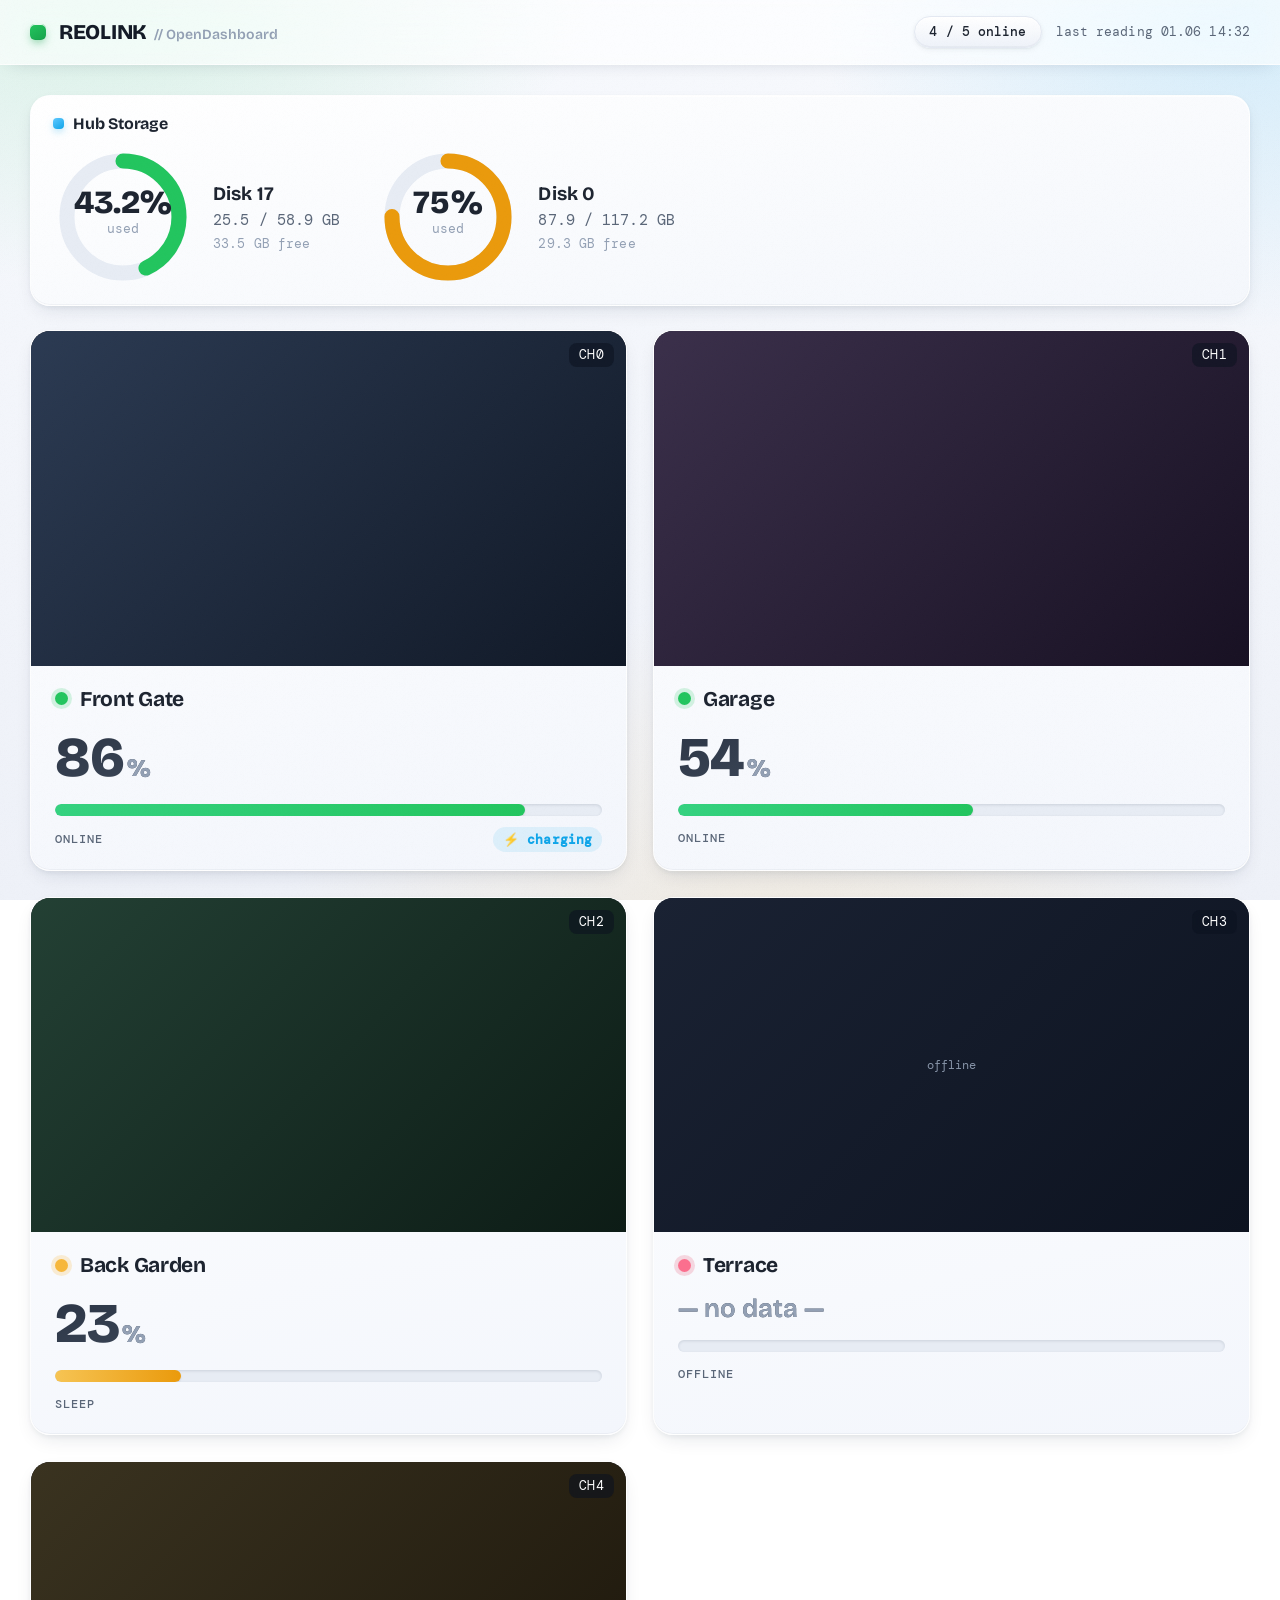
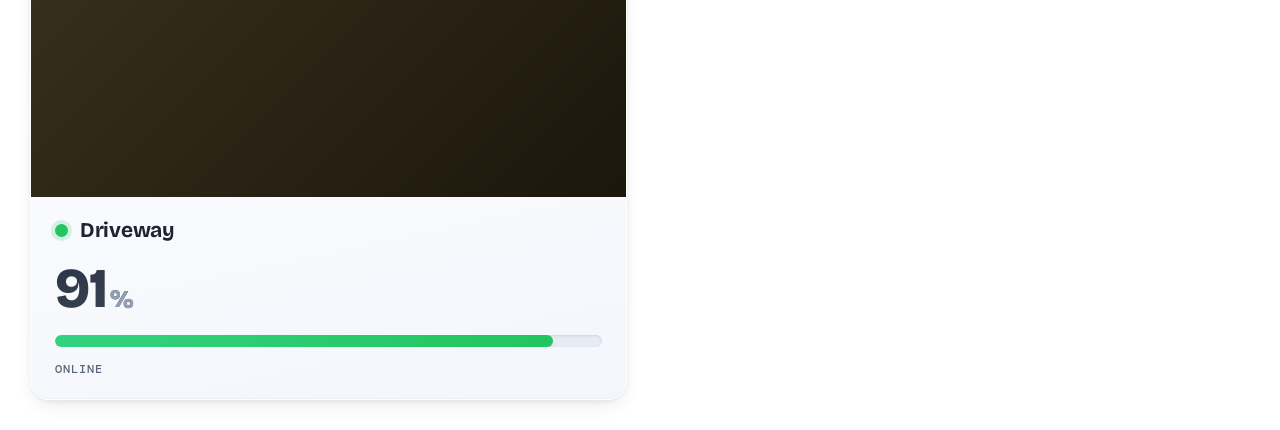
<file: docs/index.html>
<!DOCTYPE html>
<html lang="en"><head><meta charset="UTF-8">
<meta name="viewport" content="width=device-width, initial-scale=1.0">
<title>Reolink · OpenDashboard</title>
<link rel="preconnect" href="https://fonts.googleapis.com"><link rel="preconnect" href="https://fonts.gstatic.com" crossorigin>
<link href="https://fonts.googleapis.com/css2?family=Bricolage+Grotesque:opsz,wght@12..96,500;12..96,600;12..96,700;12..96,800&family=DM+Mono:wght@400;500&family=DM+Sans:opsz,wght@9..40,400;9..40,500;9..40,600;9..40,700&display=swap" rel="stylesheet">
<style>
:root {
  /* light, dimensional palette */
  --bg-0:      #eef1f8;
  --bg-1:      #f7f9fd;
  --card:      #ffffff;
  --card-top:  #ffffff;
  --card-bot:  #f3f6fc;
  --line:      #e4e9f2;
  --line-soft: #eef2f8;
  --text:      #1d2430;
  --text-mid:  #5a6678;
  --text-dim:  #93a0b4;

  --online:    #16a34a;
  --online-2:  #22c55e;
  --sleep:     #ea9a0c;
  --sleep-2:   #f6b73c;
  --offline:   #e11d48;
  --offline-2: #fb6f8e;
  --charge:    #0ea5e9;

  --accent:    #16a34a;

  /* layered soft shadows = depth, not flat */
  --sh-sm: 0 1px 2px rgba(20,32,56,.06), 0 2px 6px rgba(20,32,56,.05);
  --sh-md: 0 2px 4px rgba(20,32,56,.05), 0 8px 20px -6px rgba(20,32,56,.12);
  --sh-lg: 0 10px 24px -8px rgba(20,32,56,.18), 0 30px 60px -24px rgba(20,32,56,.22);
  --inset: inset 0 1px 0 rgba(255,255,255,.9), inset 0 -1px 0 rgba(20,32,56,.04);

  --disp: "Bricolage Grotesque", sans-serif;
  --mono: "DM Mono", monospace;
  --sans: "DM Sans", sans-serif;
}

* { box-sizing: border-box; margin: 0; padding: 0; }

body {
  color: var(--text);
  font-family: var(--sans);
  min-height: 100vh;
  letter-spacing: .1px;
  background:
    radial-gradient(900px 600px at 8% -5%,  rgba(34,197,94,.16),  transparent 55%),
    radial-gradient(800px 600px at 98% 0%,  rgba(14,165,233,.16), transparent 55%),
    radial-gradient(900px 700px at 60% 110%, rgba(246,183,60,.14), transparent 55%),
    linear-gradient(180deg, var(--bg-1), var(--bg-0));
  background-attachment: fixed;
}

/* very subtle grain for texture (depth, not flat) */
.scanlines {
  position: fixed; inset: 0; pointer-events: none; z-index: 999; opacity: .5;
  background-image: url("data:image/svg+xml,%3Csvg xmlns='http://www.w3.org/2000/svg' width='120' height='120'%3E%3Cfilter id='n'%3E%3CfeTurbulence type='fractalNoise' baseFrequency='.9' numOctaves='2'/%3E%3C/filter%3E%3Crect width='100%25' height='100%25' filter='url(%23n)' opacity='.035'/%3E%3C/svg%3E");
}

/* ---------- topbar (frosted glass) ---------- */
.topbar {
  position: sticky; top: 0; z-index: 50;
  display: flex; justify-content: space-between; align-items: center;
  padding: 16px 30px;
  background: rgba(255,255,255,.66);
  backdrop-filter: blur(16px) saturate(140%);
  -webkit-backdrop-filter: blur(16px) saturate(140%);
  border-bottom: 1px solid rgba(255,255,255,.7);
  box-shadow: 0 4px 20px -10px rgba(20,32,56,.25);
}
.brand { display: flex; align-items: center; gap: 13px; }
.logo-dot {
  width: 16px; height: 16px; border-radius: 5px;
  background: linear-gradient(145deg, var(--online-2), var(--online));
  box-shadow: 0 4px 10px -2px rgba(22,163,74,.55), var(--inset);
  animation: pulse 2.6s ease-in-out infinite;
}
@keyframes pulse { 50% { transform: scale(.86); opacity: .8; } }
.topbar h1 {
  font-family: var(--disp); font-weight: 800; font-size: 21px;
  letter-spacing: -.3px; color: #131a26;
}
.topbar h1 .thin { color: var(--text-dim); font-weight: 600; margin-left: 7px; font-size: 14px; letter-spacing: 0; }
.meta { display: flex; align-items: center; gap: 14px; font-family: var(--mono); font-size: 12.5px; }
.pill {
  padding: 7px 14px; border-radius: 999px; color: var(--text);
  background: linear-gradient(180deg, #fff, #eef2f9);
  border: 1px solid var(--line);
  box-shadow: var(--sh-sm), var(--inset);
  font-weight: 500;
}
.updated { color: var(--text-mid); }

/* ---------- grid / matrix ---------- */
main { padding: 30px; }
.grid {
  display: grid;
  grid-template-columns: repeat(auto-fill, minmax(480px, 1fr));
  gap: 26px;
  max-width: 1340px; margin: 0 auto;
}
.empty { text-align: center; color: var(--text-dim); margin-top: 70px; font-family: var(--mono); }

.tile {
  position: relative; overflow: hidden;
  border-radius: 20px;
  background: linear-gradient(168deg, var(--card-top), var(--card-bot));
  border: 1px solid rgba(255,255,255,.8);
  box-shadow: var(--sh-md), var(--inset);
  cursor: pointer;
  transition: transform .18s cubic-bezier(.2,.7,.3,1), box-shadow .18s ease;
}
.tile:hover { transform: translateY(-5px) scale(1.012); box-shadow: var(--sh-lg), var(--inset); }

.thumb {
  position: relative; aspect-ratio: 16/9; background: #0d1320; overflow: hidden;
}
.thumb img { width: 100%; height: 100%; object-fit: cover; opacity: 0; transition: opacity .35s ease; }
.thumb img.ok { opacity: 1; }
.thumb-fallback {
  position: absolute; inset: 0; display: flex; align-items: center; justify-content: center;
  color: #8794a8; font-family: var(--mono); font-size: 11.5px;
  background: linear-gradient(135deg,#1a2233,#0d1320);
}
.thumb img.ok + .thumb-fallback { display: none; }
.thumb.noimg .thumb-fallback { display: flex; }
.ch-chip {
  position: absolute; top: 12px; right: 12px; z-index: 2;
  font-family: var(--mono); font-size: 12.5px; color: #fff;
  background: rgba(13,19,32,.6); backdrop-filter: blur(4px);
  padding: 4px 10px; border-radius: 8px; letter-spacing: .5px;
}
.tile-body { padding: 20px 24px 22px; position: relative; }
.tile-head { display: flex; align-items: center; gap: 12px; margin-bottom: 18px; position: relative; }
.dot { width: 13px; height: 13px; border-radius: 50%; flex: none; position: relative; }
.dot::after { content:""; position:absolute; inset:-4px; border-radius:50%; opacity:.35; }
.dot.online  { background: var(--online-2);  box-shadow: 0 0 0 4px rgba(34,197,94,.18); }
.dot.sleep   { background: var(--sleep-2);   box-shadow: 0 0 0 4px rgba(246,183,60,.22); }
.dot.offline { background: var(--offline-2); box-shadow: 0 0 0 4px rgba(225,29,72,.16); }
.tile-name { font-family: var(--disp); font-weight: 700; font-size: 21px; letter-spacing: -.3px; }

.batt-big {
  font-family: var(--disp); font-size: 56px; font-weight: 800; line-height: 1;
  letter-spacing: -1.5px;
  background: linear-gradient(160deg, #2b3545, #586375);
  -webkit-background-clip: text; background-clip: text; color: transparent;
}
.batt-big .unit { font-size: 24px; color: var(--text-dim); margin-left: 4px; -webkit-text-fill-color: var(--text-dim); }
.batt-big.na { font-size: 26px; font-weight: 600; -webkit-text-fill-color: var(--text-dim); color: var(--text-dim); letter-spacing: 0; }

.bar {
  height: 12px; border-radius: 7px; margin: 18px 0 14px; overflow: hidden;
  background: #e7ecf4; box-shadow: inset 0 1px 3px rgba(20,32,56,.12);
}
.bar > span { display: block; height: 100%; border-radius: 6px; transition: width .5s cubic-bezier(.2,.7,.3,1); box-shadow: 0 1px 2px rgba(0,0,0,.12); }
.bar > span.hi  { background: linear-gradient(90deg, #34d27f, var(--online-2)); }
.bar > span.mid { background: linear-gradient(90deg, #f6c454, var(--sleep)); }
.bar > span.lo  { background: linear-gradient(90deg, #fb7d97, var(--offline)); }

.tile-foot { display: flex; justify-content: space-between; align-items: center; font-family: var(--mono); font-size: 14px; color: var(--text-mid); }
.state-mini { text-transform: uppercase; letter-spacing: 1px; font-size: 12px; font-weight: 500; }
.charging {
  color: var(--charge); font-weight: 600; font-size: 13px;
  background: rgba(14,165,233,.1); padding: 4px 10px; border-radius: 999px;
}

/* ---------- modal ---------- */
.modal {
  position: fixed; inset: 0; z-index: 500;
  background: rgba(120,134,160,.32); backdrop-filter: blur(6px);
  display: flex; align-items: center; justify-content: center; padding: 24px;
  animation: fade .2s ease;
}
@keyframes fade { from { opacity: 0; } }
.modal.hidden { display: none; }
.modal-card {
  width: min(980px, 96vw); max-height: 92vh; overflow: auto;
  background: linear-gradient(180deg, #ffffff, #f6f8fd);
  border: 1px solid rgba(255,255,255,.9);
  border-radius: 24px;
  padding: 26px 28px; position: relative;
  box-shadow: var(--sh-lg);
  animation: rise .25s cubic-bezier(.2,.7,.3,1);
}
@keyframes rise { from { transform: translateY(14px) scale(.985); opacity: 0; } }
.close {
  position: absolute; top: 18px; right: 18px;
  background: linear-gradient(180deg,#fff,#eef2f9); border: 1px solid var(--line);
  color: var(--text-mid); width: 36px; height: 36px; border-radius: 11px; cursor: pointer;
  font-size: 14px; box-shadow: var(--sh-sm), var(--inset); transition: .15s;
}
.close:hover { color: var(--offline); border-color: var(--offline-2); transform: rotate(90deg); }
.modal-head { display: flex; align-items: center; gap: 14px; margin-bottom: 22px; }
.modal-head h2 { font-family: var(--disp); font-size: 25px; font-weight: 800; letter-spacing: -.5px; }
.state-tag {
  font-family: var(--mono); font-size: 11.5px; padding: 5px 11px; border-radius: 999px;
  text-transform: uppercase; letter-spacing: 1px; font-weight: 500;
  border: 1px solid transparent;
}
.state-tag.online  { background: rgba(34,197,94,.12);  color: var(--online);  border-color: rgba(34,197,94,.3); }
.state-tag.sleep   { background: rgba(246,183,60,.16); color: #b9790a;        border-color: rgba(246,183,60,.4); }
.state-tag.offline { background: rgba(225,29,72,.1);   color: var(--offline); border-color: rgba(225,29,72,.28); }

.modal-body { display: grid; grid-template-columns: 330px 1fr; gap: 26px; }
@media (max-width: 720px){ .modal-body { grid-template-columns: 1fr; } }

.snap-wrap {
  position: relative; aspect-ratio: 16/9; border-radius: 16px; overflow: hidden;
  background: #0c1118; margin-bottom: 18px;
  box-shadow: var(--sh-md), inset 0 0 0 1px rgba(255,255,255,.5);
}
.snap-wrap video { width: 100%; height: 100%; object-fit: cover; display: none; background: #000; }
.live-badge {
  position: absolute; top: 10px; left: 10px; display: none; align-items: center; gap: 5px;
  font-family: var(--mono); font-size: 10.5px; letter-spacing: 1px; color: #fff;
  background: rgba(225,29,72,.85); padding: 4px 9px; border-radius: 999px;
}
.snap-fallback {
  position: absolute; inset: 0; display: flex; align-items: center; justify-content: center;
  color: #9aa6ba; font-family: var(--mono); font-size: 12px;
  background: linear-gradient(135deg,#1a2130,#0c1118);
}

.stats { display: grid; grid-template-columns: 1fr 1fr; gap: 12px; }
.stat {
  background: linear-gradient(170deg,#fff,#f1f5fb);
  border: 1px solid var(--line-soft);
  border-radius: 14px; padding: 12px 13px;
  box-shadow: var(--sh-sm), var(--inset);
}
.stat label { display: block; font-size: 10.5px; color: var(--text-dim); text-transform: uppercase; letter-spacing: 1px; margin-bottom: 5px; font-family: var(--mono); }
.stat b { font-family: var(--disp); font-size: 18px; font-weight: 700; letter-spacing: -.3px; }
.mono-sm { font-family: var(--mono) !important; font-size: 12.5px !important; font-weight: 500 !important; word-break: break-all; letter-spacing: 0; }

.chart-head { display: flex; justify-content: space-between; align-items: center; margin-bottom: 12px; font-family: var(--disp); font-weight: 700; letter-spacing: -.2px; font-size: 16px; }
.range-buttons { display: flex; gap: 6px; }
.range-buttons button {
  font-family: var(--mono); font-size: 12px;
  background: linear-gradient(180deg,#fff,#eef2f9); border: 1px solid var(--line);
  color: var(--text-mid); padding: 6px 11px; border-radius: 9px; cursor: pointer;
  box-shadow: var(--sh-sm); transition: .15s;
}
.range-buttons button:hover { color: var(--text); }
.range-buttons button.active {
  color: #fff; border-color: transparent; font-weight: 500;
  background: linear-gradient(160deg, var(--online-2), var(--online));
  box-shadow: 0 4px 12px -3px rgba(22,163,74,.5);
}
.chart-wrap {
  height: 330px; padding: 16px 12px 6px; border-radius: 16px;
  background: linear-gradient(170deg,#fff,#f4f7fc);
  border: 1px solid var(--line-soft); box-shadow: var(--sh-sm), var(--inset);
}
.chart-note { font-family: var(--mono); font-size: 11px; color: var(--text-dim); margin-top: 12px; }

/* ---------- storage / disks ---------- */
.storage {
  max-width: 1340px; margin: 0 auto 24px;
  background: linear-gradient(170deg,#fff,#f4f7fc);
  border: 1px solid rgba(255,255,255,.85);
  border-radius: 20px; padding: 18px 22px;
  box-shadow: var(--sh-md), var(--inset);
}
.storage.hidden { display: none; }
.storage-head {
  display: flex; align-items: center; gap: 9px;
  font-family: var(--disp); font-weight: 700; font-size: 16px; letter-spacing: -.2px;
  margin-bottom: 14px;
}
.dot-sq { width: 11px; height: 11px; border-radius: 4px; background: linear-gradient(145deg,#5ec8ff,var(--charge)); box-shadow: 0 3px 8px -2px rgba(14,165,233,.6); }
.disks { display: flex; flex-wrap: wrap; gap: 38px; }
.disk { display: flex; align-items: center; gap: 20px; }
.donut { width: 140px; height: 140px; flex: none; }
.donut-pct { font-family: var(--disp); font-weight: 800; font-size: 30px; fill: var(--text); }
.donut-sub { font-family: var(--mono); font-size: 12px; fill: var(--text-dim); }
.disk-info { display: flex; flex-direction: column; gap: 5px; }
.disk-info b { font-family: var(--disp); font-weight: 700; font-size: 19px; }
.disk-info span { font-family: var(--mono); font-size: 15px; color: var(--text-mid); }
.disk-info .disk-free { color: var(--text-dim); font-size: 13px; }

/* ---------- video fullscreen toggle ---------- */
.expand-btn {
  position: absolute; top: 10px; right: 10px; z-index: 3;
  width: 36px; height: 36px; border-radius: 10px; cursor: pointer;
  display: flex; align-items: center; justify-content: center;
  font-size: 18px; line-height: 1; color: #fff;
  background: rgba(13,19,32,.55); border: 1px solid rgba(255,255,255,.25);
  backdrop-filter: blur(6px); transition: .15s;
}
.expand-btn:hover { background: rgba(13,19,32,.8); transform: scale(1.06); }
.snap-wrap:fullscreen,
.snap-wrap:-webkit-full-screen {
  aspect-ratio: auto; width: 100vw; height: 100vh; border-radius: 0; box-shadow: none;
}
.snap-wrap:fullscreen video,
.snap-wrap:-webkit-full-screen video { display: block !important; object-fit: contain; }
.snap-wrap:fullscreen .expand-btn { top: 18px; right: 18px; }

.ph0{background:linear-gradient(135deg,#2b3a52,#101826)}
.ph1{background:linear-gradient(135deg,#3a2f4a,#171022)}
.ph2{background:linear-gradient(135deg,#234034,#0d1c16)}
.ph4{background:linear-gradient(135deg,#3a3320,#1c160b)}
.phv{background:linear-gradient(135deg,#243b52,#0c1622)}
</style></head>
<body>
<div class="scanlines"></div>
<header class="topbar">
  <div class="brand"><span class="logo-dot"></span><h1>REOLINK<span class="thin">// OpenDashboard</span></h1></div>
  <div class="meta"><span class="pill">4 / 5 online</span><span class="updated">last reading 01.06 14:32</span></div>
</header>
<main>
  <section class="storage">
    <div class="storage-head"><span class="dot-sq"></span>Hub Storage</div>
    <div class="disks" id="disks"></div>
  </section>
  <div class="grid" id="grid"></div>
</main>

<div id="modal" class="modal hidden"><div class="modal-card">
  <button class="close" onclick="document.getElementById('modal').classList.add('hidden')">&#10005;</button>
  <div class="modal-head"><h2>Front Gate</h2><span class="state-tag online">ONLINE</span></div>
  <div class="modal-body">
    <div class="left-col">
      <div class="snap-wrap"><div class="phv" style="position:absolute;inset:0"></div>
        <div class="snap-fallback" style="background:transparent;color:#cfe0f5">&#9654; live video preview (FLV)</div>
        <span class="live-badge" style="display:inline-flex">&#9679; LIVE</span>
        <button class="expand-btn" title="Expand (fullscreen)">&#10530;</button></div>
      <div class="stats">
        <div class="stat"><label>Battery</label><b>86 %</b></div>
        <div class="stat"><label>Charging</label><b style="color:#0ea5e9">&#9889; charging</b></div>
        <div class="stat"><label>Voltage</label><b>4.05 V</b></div>
        <div class="stat"><label>Temperature</label><b>24 &deg;C</b></div>
        <div class="stat"><label>Low power</label><b>no</b></div>
        <div class="stat"><label>UID</label><b class="mono-sm">9527040012345678</b></div>
        <div class="stat"><label>Channel</label><b>CH0</b></div>
      </div>
    </div>
    <div class="right-col">
      <div class="chart-head"><span>Battery &amp; charging</span>
        <div class="range-buttons"><button>6h</button><button class="active">24h</button><button>72h</button><button>7d</button></div></div>
      <div class="chart-wrap"><svg viewBox="0 0 600 300" preserveAspectRatio="none" id="spark" style="width:100%;height:100%"></svg></div>
      <p class="chart-note">Blue bands = periods when the camera was charging.</p>
    </div>
  </div>
</div></div>

<script>
const cams=[
 {n:"Front Gate",ch:0,st:"online",p:86,charge:true,img:1},
 {n:"Garage",ch:1,st:"online",p:54,charge:false,img:1},
 {n:"Back Garden",ch:2,st:"sleep",p:23,charge:false,img:1},
 {n:"Terrace",ch:3,st:"offline",p:null,charge:false,img:0},
 {n:"Driveway",ch:4,st:"online",p:91,charge:false,img:1},
];
const lbl={online:"ONLINE",sleep:"SLEEP",offline:"OFFLINE"};
const bc=p=>p==null?"lo":p>=50?"hi":p>=20?"mid":"lo";
const g=document.getElementById("grid");
for(const c of cams){
 const t=document.createElement("div");t.className="tile";
 t.onclick=()=>document.getElementById("modal").classList.remove("hidden");
 const thumb=c.img?`<div class="ph${c.ch}" style="position:absolute;inset:0"></div>`:`<div class="thumb-fallback">offline</div>`;
 t.innerHTML=`<div class="thumb">${thumb}<span class="ch-chip">CH${c.ch}</span></div>
   <div class="tile-body"><div class="tile-head"><span class="dot ${c.st}"></span><span class="tile-name">${c.n}</span></div>`+
   (c.p!=null?`<div class="batt-big">${c.p}<span class="unit">%</span></div><div class="bar"><span class="${bc(c.p)}" style="width:${c.p}%"></span></div>`
             :`<div class="batt-big na">— no data —</div><div class="bar"><span class="lo" style="width:0%"></span></div>`)+
   `<div class="tile-foot"><span class="state-mini">${lbl[c.st]}</span><span>${c.charge?'<span class="charging">&#9889; charging</span>':''}</span></div></div>`;
 g.appendChild(t);
}
const disks=[{number:17,cap:60341,free:34279},{number:0,cap:120000,free:30000}];
function donut(pct){const R=52,C=2*Math.PI*R,off=C*(1-pct/100);
 const col=pct>=90?'#e11d48':pct>=70?'#ea9a0c':'#22c55e';
 return `<svg viewBox="0 0 130 130" class="donut"><circle cx="65" cy="65" r="${R}" fill="none" stroke="#e7ecf4" stroke-width="14"/>
 <circle cx="65" cy="65" r="${R}" fill="none" stroke="${col}" stroke-width="14" stroke-linecap="round" stroke-dasharray="${C.toFixed(1)}" stroke-dashoffset="${off.toFixed(1)}" transform="rotate(-90 65 65)"/>
 <text x="65" y="61" text-anchor="middle" class="donut-pct">${pct}%</text><text x="65" y="80" text-anchor="middle" class="donut-sub">used</text></svg>`;}
document.getElementById("disks").innerHTML=disks.map(d=>{const used=d.cap-d.free,pct=Math.round(used/d.cap*1000)/10;
 return `<div class="disk">${donut(pct)}<div class="disk-info"><b>Disk ${d.number}</b><span>${(used/1024).toFixed(1)} / ${(d.cap/1024).toFixed(1)} GB</span><span class="disk-free">${(d.free/1024).toFixed(1)} GB free</span></div></div>`;}).join("");
const pts=[78,75,72,69,67,64,62,66,74,82,88,90,89,87,86],chg=[0,0,0,0,0,0,0,1,1,1,1,0,0,0,0];
const W=600,H=300,n=pts.length,sx=W/(n-1),y=v=>H-(v/100)*H;let bands="",path="",i=0;
while(i<n){if(chg[i]){let j=i;while(j<n&&chg[j])j++;bands+=`<rect x="${i*sx}" y="0" width="${(j-1-i)*sx||4}" height="${H}" fill="rgba(14,165,233,0.12)"/>`;i=j;}else i++;}
pts.forEach((v,k)=>path+=(k?"L":"M")+(k*sx).toFixed(1)+" "+y(v).toFixed(1)+" ");
document.getElementById("spark").innerHTML=bands+`<path d="${path}L ${W} ${H} L 0 ${H} Z" fill="rgba(34,197,94,0.12)"/><path d="${path}" fill="none" stroke="#16a34a" stroke-width="3" stroke-linejoin="round"/>`;
</script>
</body></html>
</file>
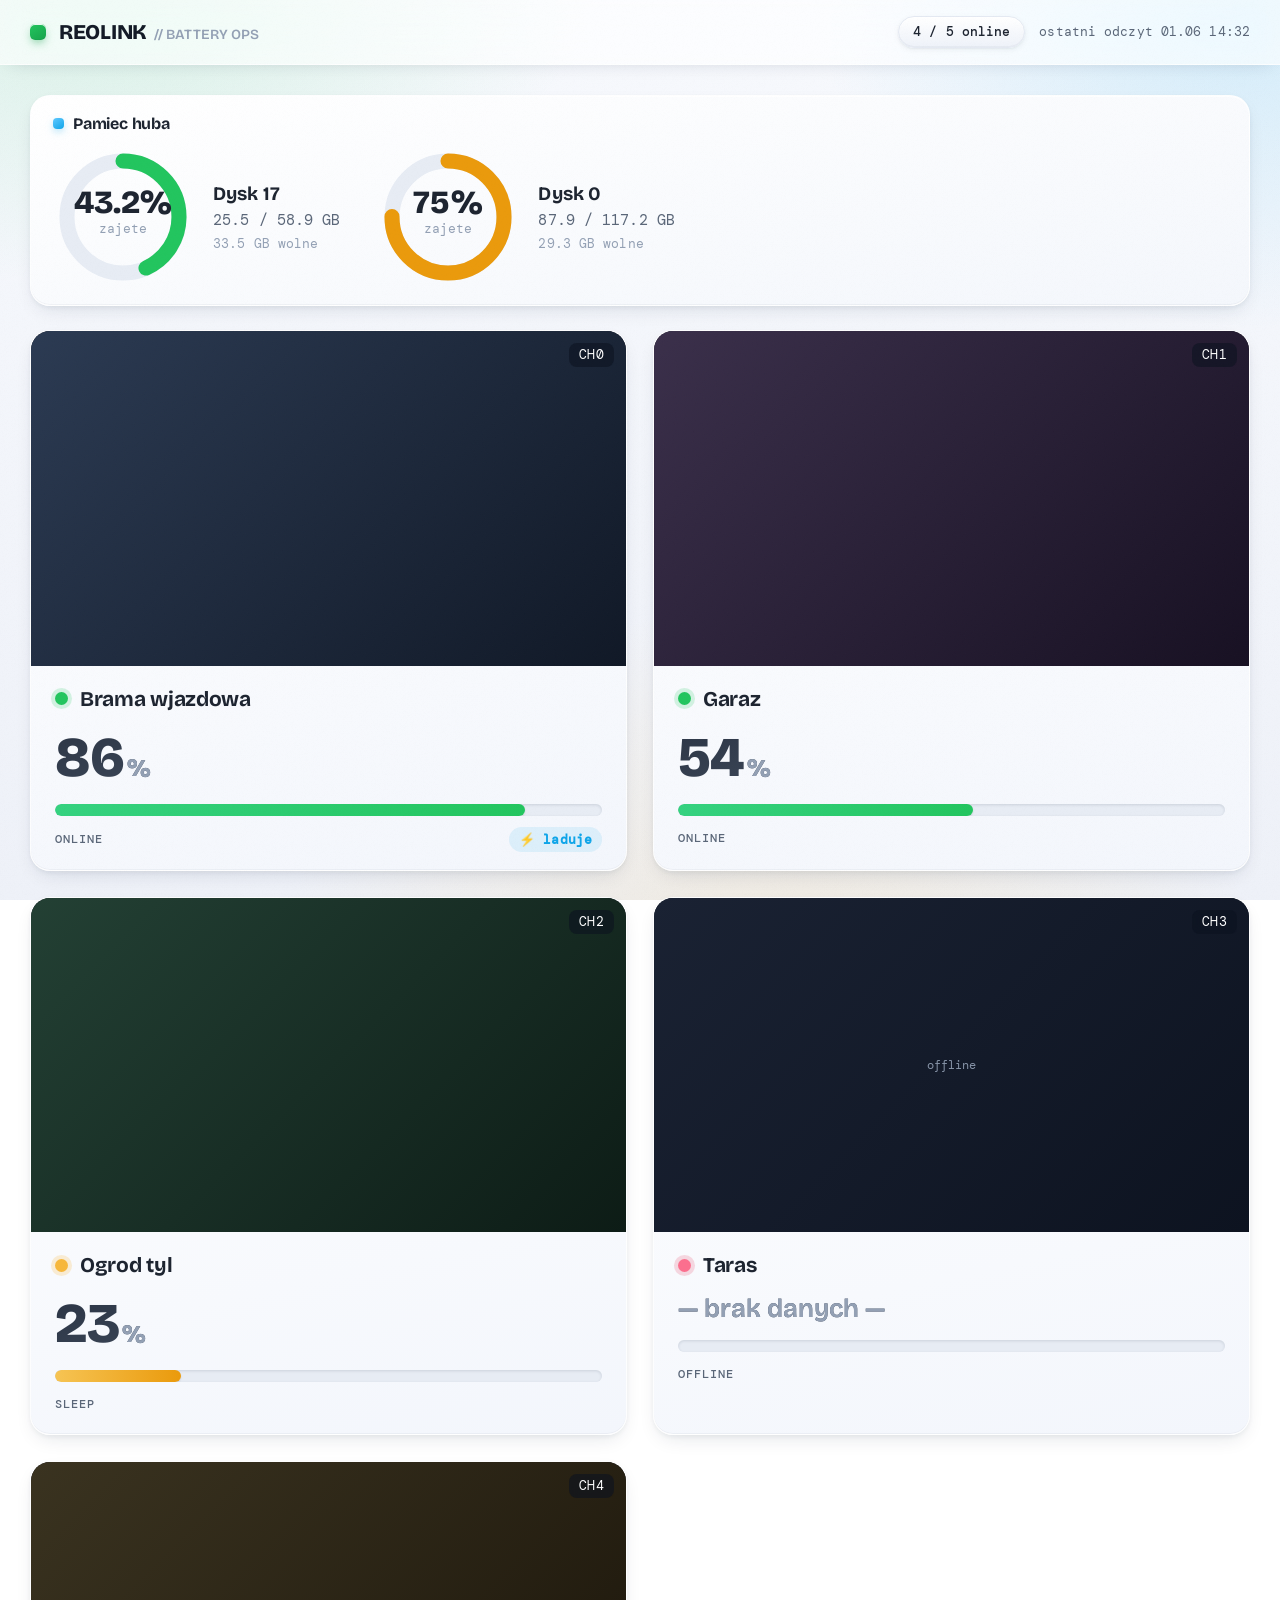
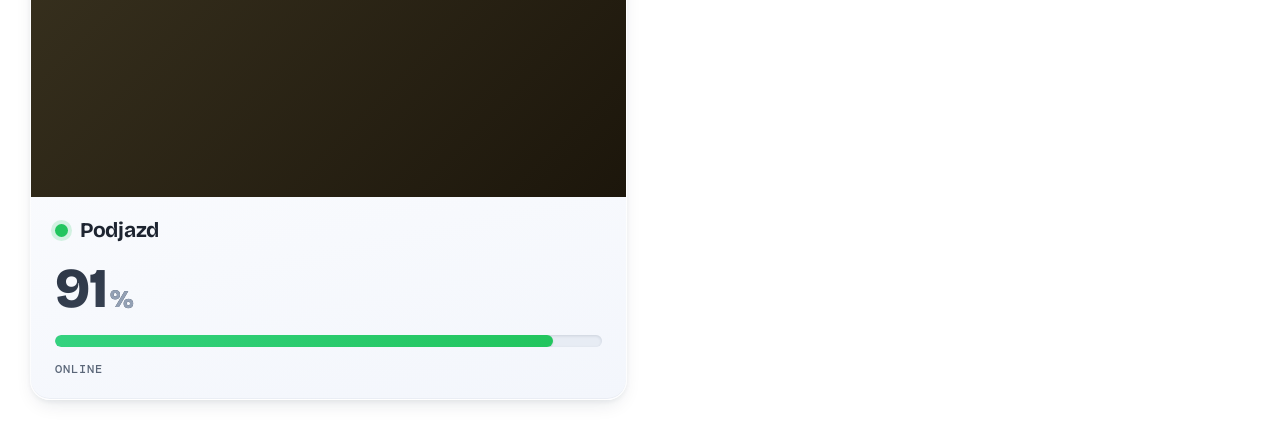
<file: preview.html>
<!DOCTYPE html>
<html lang="pl"><head><meta charset="UTF-8">
<meta name="viewport" content="width=device-width, initial-scale=1.0">
<title>Reolink · podglad wygladu</title>
<link rel="preconnect" href="https://fonts.googleapis.com"><link rel="preconnect" href="https://fonts.gstatic.com" crossorigin>
<link href="https://fonts.googleapis.com/css2?family=Bricolage+Grotesque:opsz,wght@12..96,500;12..96,600;12..96,700;12..96,800&family=DM+Mono:wght@400;500&family=DM+Sans:opsz,wght@9..40,400;9..40,500;9..40,600;9..40,700&display=swap" rel="stylesheet">
<style>
:root {
  /* light, dimensional palette */
  --bg-0:      #eef1f8;
  --bg-1:      #f7f9fd;
  --card:      #ffffff;
  --card-top:  #ffffff;
  --card-bot:  #f3f6fc;
  --line:      #e4e9f2;
  --line-soft: #eef2f8;
  --text:      #1d2430;
  --text-mid:  #5a6678;
  --text-dim:  #93a0b4;

  --online:    #16a34a;
  --online-2:  #22c55e;
  --sleep:     #ea9a0c;
  --sleep-2:   #f6b73c;
  --offline:   #e11d48;
  --offline-2: #fb6f8e;
  --charge:    #0ea5e9;

  --accent:    #16a34a;

  /* layered soft shadows = depth, not flat */
  --sh-sm: 0 1px 2px rgba(20,32,56,.06), 0 2px 6px rgba(20,32,56,.05);
  --sh-md: 0 2px 4px rgba(20,32,56,.05), 0 8px 20px -6px rgba(20,32,56,.12);
  --sh-lg: 0 10px 24px -8px rgba(20,32,56,.18), 0 30px 60px -24px rgba(20,32,56,.22);
  --inset: inset 0 1px 0 rgba(255,255,255,.9), inset 0 -1px 0 rgba(20,32,56,.04);

  --disp: "Bricolage Grotesque", sans-serif;
  --mono: "DM Mono", monospace;
  --sans: "DM Sans", sans-serif;
}

* { box-sizing: border-box; margin: 0; padding: 0; }

body {
  color: var(--text);
  font-family: var(--sans);
  min-height: 100vh;
  letter-spacing: .1px;
  background:
    radial-gradient(900px 600px at 8% -5%,  rgba(34,197,94,.16),  transparent 55%),
    radial-gradient(800px 600px at 98% 0%,  rgba(14,165,233,.16), transparent 55%),
    radial-gradient(900px 700px at 60% 110%, rgba(246,183,60,.14), transparent 55%),
    linear-gradient(180deg, var(--bg-1), var(--bg-0));
  background-attachment: fixed;
}

/* very subtle grain for texture (depth, not flat) */
.scanlines {
  position: fixed; inset: 0; pointer-events: none; z-index: 999; opacity: .5;
  background-image: url("data:image/svg+xml,%3Csvg xmlns='http://www.w3.org/2000/svg' width='120' height='120'%3E%3Cfilter id='n'%3E%3CfeTurbulence type='fractalNoise' baseFrequency='.9' numOctaves='2'/%3E%3C/filter%3E%3Crect width='100%25' height='100%25' filter='url(%23n)' opacity='.035'/%3E%3C/svg%3E");
}

/* ---------- topbar (frosted glass) ---------- */
.topbar {
  position: sticky; top: 0; z-index: 50;
  display: flex; justify-content: space-between; align-items: center;
  padding: 16px 30px;
  background: rgba(255,255,255,.66);
  backdrop-filter: blur(16px) saturate(140%);
  -webkit-backdrop-filter: blur(16px) saturate(140%);
  border-bottom: 1px solid rgba(255,255,255,.7);
  box-shadow: 0 4px 20px -10px rgba(20,32,56,.25);
}
.brand { display: flex; align-items: center; gap: 13px; }
.logo-dot {
  width: 16px; height: 16px; border-radius: 5px;
  background: linear-gradient(145deg, var(--online-2), var(--online));
  box-shadow: 0 4px 10px -2px rgba(22,163,74,.55), var(--inset);
  animation: pulse 2.6s ease-in-out infinite;
}
@keyframes pulse { 50% { transform: scale(.86); opacity: .8; } }
.topbar h1 {
  font-family: var(--disp); font-weight: 800; font-size: 21px;
  letter-spacing: -.3px; color: #131a26;
}
.topbar h1 .thin { color: var(--text-dim); font-weight: 600; margin-left: 7px; font-size: 14px; letter-spacing: 0; }
.meta { display: flex; align-items: center; gap: 14px; font-family: var(--mono); font-size: 12.5px; }
.pill {
  padding: 7px 14px; border-radius: 999px; color: var(--text);
  background: linear-gradient(180deg, #fff, #eef2f9);
  border: 1px solid var(--line);
  box-shadow: var(--sh-sm), var(--inset);
  font-weight: 500;
}
.updated { color: var(--text-mid); }

/* ---------- grid / matrix ---------- */
main { padding: 30px; }
.grid {
  display: grid;
  grid-template-columns: repeat(auto-fill, minmax(480px, 1fr));
  gap: 26px;
  max-width: 1340px; margin: 0 auto;
}
.empty { text-align: center; color: var(--text-dim); margin-top: 70px; font-family: var(--mono); }

.tile {
  position: relative; overflow: hidden;
  border-radius: 20px;
  background: linear-gradient(168deg, var(--card-top), var(--card-bot));
  border: 1px solid rgba(255,255,255,.8);
  box-shadow: var(--sh-md), var(--inset);
  cursor: pointer;
  transition: transform .18s cubic-bezier(.2,.7,.3,1), box-shadow .18s ease;
}
.tile:hover { transform: translateY(-5px) scale(1.012); box-shadow: var(--sh-lg), var(--inset); }

.thumb {
  position: relative; aspect-ratio: 16/9; background: #0d1320; overflow: hidden;
}
.thumb img { width: 100%; height: 100%; object-fit: cover; opacity: 0; transition: opacity .35s ease; }
.thumb img.ok { opacity: 1; }
.thumb-fallback {
  position: absolute; inset: 0; display: flex; align-items: center; justify-content: center;
  color: #8794a8; font-family: var(--mono); font-size: 11.5px;
  background: linear-gradient(135deg,#1a2233,#0d1320);
}
.thumb img.ok + .thumb-fallback { display: none; }
.thumb.noimg .thumb-fallback { display: flex; }
.ch-chip {
  position: absolute; top: 12px; right: 12px; z-index: 2;
  font-family: var(--mono); font-size: 12.5px; color: #fff;
  background: rgba(13,19,32,.6); backdrop-filter: blur(4px);
  padding: 4px 10px; border-radius: 8px; letter-spacing: .5px;
}
.tile-body { padding: 20px 24px 22px; position: relative; }
.tile-head { display: flex; align-items: center; gap: 12px; margin-bottom: 18px; position: relative; }
.dot { width: 13px; height: 13px; border-radius: 50%; flex: none; position: relative; }
.dot::after { content:""; position:absolute; inset:-4px; border-radius:50%; opacity:.35; }
.dot.online  { background: var(--online-2);  box-shadow: 0 0 0 4px rgba(34,197,94,.18); }
.dot.sleep   { background: var(--sleep-2);   box-shadow: 0 0 0 4px rgba(246,183,60,.22); }
.dot.offline { background: var(--offline-2); box-shadow: 0 0 0 4px rgba(225,29,72,.16); }
.tile-name { font-family: var(--disp); font-weight: 700; font-size: 21px; letter-spacing: -.3px; }

.batt-big {
  font-family: var(--disp); font-size: 56px; font-weight: 800; line-height: 1;
  letter-spacing: -1.5px;
  background: linear-gradient(160deg, #2b3545, #586375);
  -webkit-background-clip: text; background-clip: text; color: transparent;
}
.batt-big .unit { font-size: 24px; color: var(--text-dim); margin-left: 4px; -webkit-text-fill-color: var(--text-dim); }
.batt-big.na { font-size: 26px; font-weight: 600; -webkit-text-fill-color: var(--text-dim); color: var(--text-dim); letter-spacing: 0; }

.bar {
  height: 12px; border-radius: 7px; margin: 18px 0 14px; overflow: hidden;
  background: #e7ecf4; box-shadow: inset 0 1px 3px rgba(20,32,56,.12);
}
.bar > span { display: block; height: 100%; border-radius: 6px; transition: width .5s cubic-bezier(.2,.7,.3,1); box-shadow: 0 1px 2px rgba(0,0,0,.12); }
.bar > span.hi  { background: linear-gradient(90deg, #34d27f, var(--online-2)); }
.bar > span.mid { background: linear-gradient(90deg, #f6c454, var(--sleep)); }
.bar > span.lo  { background: linear-gradient(90deg, #fb7d97, var(--offline)); }

.tile-foot { display: flex; justify-content: space-between; align-items: center; font-family: var(--mono); font-size: 14px; color: var(--text-mid); }
.state-mini { text-transform: uppercase; letter-spacing: 1px; font-size: 12px; font-weight: 500; }
.charging {
  color: var(--charge); font-weight: 600; font-size: 13px;
  background: rgba(14,165,233,.1); padding: 4px 10px; border-radius: 999px;
}

/* ---------- modal ---------- */
.modal {
  position: fixed; inset: 0; z-index: 500;
  background: rgba(120,134,160,.32); backdrop-filter: blur(6px);
  display: flex; align-items: center; justify-content: center; padding: 24px;
  animation: fade .2s ease;
}
@keyframes fade { from { opacity: 0; } }
.modal.hidden { display: none; }
.modal-card {
  width: min(980px, 96vw); max-height: 92vh; overflow: auto;
  background: linear-gradient(180deg, #ffffff, #f6f8fd);
  border: 1px solid rgba(255,255,255,.9);
  border-radius: 24px;
  padding: 26px 28px; position: relative;
  box-shadow: var(--sh-lg);
  animation: rise .25s cubic-bezier(.2,.7,.3,1);
}
@keyframes rise { from { transform: translateY(14px) scale(.985); opacity: 0; } }
.close {
  position: absolute; top: 18px; right: 18px;
  background: linear-gradient(180deg,#fff,#eef2f9); border: 1px solid var(--line);
  color: var(--text-mid); width: 36px; height: 36px; border-radius: 11px; cursor: pointer;
  font-size: 14px; box-shadow: var(--sh-sm), var(--inset); transition: .15s;
}
.close:hover { color: var(--offline); border-color: var(--offline-2); transform: rotate(90deg); }
.modal-head { display: flex; align-items: center; gap: 14px; margin-bottom: 22px; }
.modal-head h2 { font-family: var(--disp); font-size: 25px; font-weight: 800; letter-spacing: -.5px; }
.state-tag {
  font-family: var(--mono); font-size: 11.5px; padding: 5px 11px; border-radius: 999px;
  text-transform: uppercase; letter-spacing: 1px; font-weight: 500;
  border: 1px solid transparent;
}
.state-tag.online  { background: rgba(34,197,94,.12);  color: var(--online);  border-color: rgba(34,197,94,.3); }
.state-tag.sleep   { background: rgba(246,183,60,.16); color: #b9790a;        border-color: rgba(246,183,60,.4); }
.state-tag.offline { background: rgba(225,29,72,.1);   color: var(--offline); border-color: rgba(225,29,72,.28); }

.modal-body { display: grid; grid-template-columns: 330px 1fr; gap: 26px; }
@media (max-width: 720px){ .modal-body { grid-template-columns: 1fr; } }

.snap-wrap {
  position: relative; aspect-ratio: 16/9; border-radius: 16px; overflow: hidden;
  background: #0c1118; margin-bottom: 18px;
  box-shadow: var(--sh-md), inset 0 0 0 1px rgba(255,255,255,.5);
}
.snap-wrap video { width: 100%; height: 100%; object-fit: cover; display: none; background: #000; }
.live-badge {
  position: absolute; top: 10px; left: 10px; display: none; align-items: center; gap: 5px;
  font-family: var(--mono); font-size: 10.5px; letter-spacing: 1px; color: #fff;
  background: rgba(225,29,72,.85); padding: 4px 9px; border-radius: 999px;
}
.snap-fallback {
  position: absolute; inset: 0; display: flex; align-items: center; justify-content: center;
  color: #9aa6ba; font-family: var(--mono); font-size: 12px;
  background: linear-gradient(135deg,#1a2130,#0c1118);
}

.stats { display: grid; grid-template-columns: 1fr 1fr; gap: 12px; }
.stat {
  background: linear-gradient(170deg,#fff,#f1f5fb);
  border: 1px solid var(--line-soft);
  border-radius: 14px; padding: 12px 13px;
  box-shadow: var(--sh-sm), var(--inset);
}
.stat label { display: block; font-size: 10.5px; color: var(--text-dim); text-transform: uppercase; letter-spacing: 1px; margin-bottom: 5px; font-family: var(--mono); }
.stat b { font-family: var(--disp); font-size: 18px; font-weight: 700; letter-spacing: -.3px; }
.mono-sm { font-family: var(--mono) !important; font-size: 12.5px !important; font-weight: 500 !important; word-break: break-all; letter-spacing: 0; }

.chart-head { display: flex; justify-content: space-between; align-items: center; margin-bottom: 12px; font-family: var(--disp); font-weight: 700; letter-spacing: -.2px; font-size: 16px; }
.range-buttons { display: flex; gap: 6px; }
.range-buttons button {
  font-family: var(--mono); font-size: 12px;
  background: linear-gradient(180deg,#fff,#eef2f9); border: 1px solid var(--line);
  color: var(--text-mid); padding: 6px 11px; border-radius: 9px; cursor: pointer;
  box-shadow: var(--sh-sm); transition: .15s;
}
.range-buttons button:hover { color: var(--text); }
.range-buttons button.active {
  color: #fff; border-color: transparent; font-weight: 500;
  background: linear-gradient(160deg, var(--online-2), var(--online));
  box-shadow: 0 4px 12px -3px rgba(22,163,74,.5);
}
.chart-wrap {
  height: 330px; padding: 16px 12px 6px; border-radius: 16px;
  background: linear-gradient(170deg,#fff,#f4f7fc);
  border: 1px solid var(--line-soft); box-shadow: var(--sh-sm), var(--inset);
}
.chart-note { font-family: var(--mono); font-size: 11px; color: var(--text-dim); margin-top: 12px; }

/* ---------- storage / disks ---------- */
.storage {
  max-width: 1340px; margin: 0 auto 24px;
  background: linear-gradient(170deg,#fff,#f4f7fc);
  border: 1px solid rgba(255,255,255,.85);
  border-radius: 20px; padding: 18px 22px;
  box-shadow: var(--sh-md), var(--inset);
}
.storage.hidden { display: none; }
.storage-head {
  display: flex; align-items: center; gap: 9px;
  font-family: var(--disp); font-weight: 700; font-size: 16px; letter-spacing: -.2px;
  margin-bottom: 14px;
}
.dot-sq { width: 11px; height: 11px; border-radius: 4px; background: linear-gradient(145deg,#5ec8ff,var(--charge)); box-shadow: 0 3px 8px -2px rgba(14,165,233,.6); }
.disks { display: flex; flex-wrap: wrap; gap: 38px; }
.disk { display: flex; align-items: center; gap: 20px; }
.donut { width: 140px; height: 140px; flex: none; }
.donut-pct { font-family: var(--disp); font-weight: 800; font-size: 30px; fill: var(--text); }
.donut-sub { font-family: var(--mono); font-size: 12px; fill: var(--text-dim); }
.disk-info { display: flex; flex-direction: column; gap: 5px; }
.disk-info b { font-family: var(--disp); font-weight: 700; font-size: 19px; }
.disk-info span { font-family: var(--mono); font-size: 15px; color: var(--text-mid); }
.disk-info .disk-free { color: var(--text-dim); font-size: 13px; }

/* ---------- powiekszanie podgladu wideo ---------- */
.expand-btn {
  position: absolute; top: 10px; right: 10px; z-index: 3;
  width: 36px; height: 36px; border-radius: 10px; cursor: pointer;
  display: flex; align-items: center; justify-content: center;
  font-size: 18px; line-height: 1; color: #fff;
  background: rgba(13,19,32,.55); border: 1px solid rgba(255,255,255,.25);
  backdrop-filter: blur(6px); transition: .15s;
}
.expand-btn:hover { background: rgba(13,19,32,.8); transform: scale(1.06); }
.snap-wrap:fullscreen,
.snap-wrap:-webkit-full-screen {
  aspect-ratio: auto; width: 100vw; height: 100vh; border-radius: 0; box-shadow: none;
}
.snap-wrap:fullscreen video,
.snap-wrap:-webkit-full-screen video { display: block !important; object-fit: contain; }
.snap-wrap:fullscreen .expand-btn { top: 18px; right: 18px; }

.ph0{background:linear-gradient(135deg,#2b3a52,#101826)}
.ph1{background:linear-gradient(135deg,#3a2f4a,#171022)}
.ph2{background:linear-gradient(135deg,#234034,#0d1c16)}
.ph4{background:linear-gradient(135deg,#3a3320,#1c160b)}
.phv{background:linear-gradient(135deg,#243b52,#0c1622)}
</style></head>
<body>
<div class="scanlines"></div>
<header class="topbar">
  <div class="brand"><span class="logo-dot"></span><h1>REOLINK<span class="thin">// BATTERY OPS</span></h1></div>
  <div class="meta"><span class="pill">4 / 5 online</span><span class="updated">ostatni odczyt 01.06 14:32</span></div>
</header>
<main>
  <section class="storage">
    <div class="storage-head"><span class="dot-sq"></span>Pamiec huba</div>
    <div class="disks" id="disks"></div>
  </section>
  <div class="grid" id="grid"></div>
</main>

<div id="modal" class="modal hidden"><div class="modal-card">
  <button class="close" onclick="document.getElementById('modal').classList.add('hidden')">&#10005;</button>
  <div class="modal-head"><h2>Brama wjazdowa</h2><span class="state-tag online">ONLINE</span></div>
  <div class="modal-body">
    <div class="left-col">
      <div class="snap-wrap"><div class="phv" style="position:absolute;inset:0"></div>
        <div class="snap-fallback" style="background:transparent;color:#cfe0f5">&#9654; podglad wideo na zywo (FLV)</div>
        <span class="live-badge" style="display:inline-flex">&#9679; LIVE</span>
        <button class="expand-btn" title="Powieksz (pelny ekran)">&#10530;</button></div>
      <div class="stats">
        <div class="stat"><label>Bateria</label><b>86 %</b></div>
        <div class="stat"><label>Ladowanie</label><b style="color:#0ea5e9">&#9889; ladowanie</b></div>
        <div class="stat"><label>Napiecie</label><b>4.05 V</b></div>
        <div class="stat"><label>Temperatura</label><b>24 &deg;C</b></div>
        <div class="stat"><label>Low power</label><b>nie</b></div>
        <div class="stat"><label>UID</label><b class="mono-sm">9527040012345678</b></div>
        <div class="stat"><label>Kanal</label><b>CH0</b></div>
      </div>
    </div>
    <div class="right-col">
      <div class="chart-head"><span>Bateria i ladowanie</span>
        <div class="range-buttons"><button>6h</button><button class="active">24h</button><button>72h</button><button>7d</button></div></div>
      <div class="chart-wrap"><svg viewBox="0 0 600 300" preserveAspectRatio="none" id="spark" style="width:100%;height:100%"></svg></div>
      <p class="chart-note">Niebieskie pasy = okresy, w ktorych bateria byla ladowana.</p>
    </div>
  </div>
</div></div>

<script>
const cams=[
 {n:"Brama wjazdowa",ch:0,st:"online",p:86,charge:true,img:1},
 {n:"Garaz",ch:1,st:"online",p:54,charge:false,img:1},
 {n:"Ogrod tyl",ch:2,st:"sleep",p:23,charge:false,img:1},
 {n:"Taras",ch:3,st:"offline",p:null,charge:false,img:0},
 {n:"Podjazd",ch:4,st:"online",p:91,charge:false,img:1},
];
const lbl={online:"ONLINE",sleep:"SLEEP",offline:"OFFLINE"};
const bc=p=>p==null?"lo":p>=50?"hi":p>=20?"mid":"lo";
const g=document.getElementById("grid");
for(const c of cams){
 const t=document.createElement("div");t.className="tile";
 t.onclick=()=>document.getElementById("modal").classList.remove("hidden");
 const thumb=c.img?`<div class="ph${c.ch}" style="position:absolute;inset:0"></div>`:`<div class="thumb-fallback">offline</div>`;
 t.innerHTML=`<div class="thumb">${thumb}<span class="ch-chip">CH${c.ch}</span></div>
   <div class="tile-body"><div class="tile-head"><span class="dot ${c.st}"></span><span class="tile-name">${c.n}</span></div>`+
   (c.p!=null?`<div class="batt-big">${c.p}<span class="unit">%</span></div><div class="bar"><span class="${bc(c.p)}" style="width:${c.p}%"></span></div>`
             :`<div class="batt-big na">— brak danych —</div><div class="bar"><span class="lo" style="width:0%"></span></div>`)+
   `<div class="tile-foot"><span class="state-mini">${lbl[c.st]}</span><span>${c.charge?'<span class="charging">&#9889; laduje</span>':''}</span></div></div>`;
 g.appendChild(t);
}
const disks=[{number:17,cap:60341,free:34279},{number:0,cap:120000,free:30000}];
function donut(pct){const R=52,C=2*Math.PI*R,off=C*(1-pct/100);
 const col=pct>=90?'#e11d48':pct>=70?'#ea9a0c':'#22c55e';
 return `<svg viewBox="0 0 130 130" class="donut"><circle cx="65" cy="65" r="${R}" fill="none" stroke="#e7ecf4" stroke-width="14"/>
 <circle cx="65" cy="65" r="${R}" fill="none" stroke="${col}" stroke-width="14" stroke-linecap="round" stroke-dasharray="${C.toFixed(1)}" stroke-dashoffset="${off.toFixed(1)}" transform="rotate(-90 65 65)"/>
 <text x="65" y="61" text-anchor="middle" class="donut-pct">${pct}%</text><text x="65" y="80" text-anchor="middle" class="donut-sub">zajete</text></svg>`;}
document.getElementById("disks").innerHTML=disks.map(d=>{const used=d.cap-d.free,pct=Math.round(used/d.cap*1000)/10;
 return `<div class="disk">${donut(pct)}<div class="disk-info"><b>Dysk ${d.number}</b><span>${(used/1024).toFixed(1)} / ${(d.cap/1024).toFixed(1)} GB</span><span class="disk-free">${(d.free/1024).toFixed(1)} GB wolne</span></div></div>`;}).join("");
const pts=[78,75,72,69,67,64,62,66,74,82,88,90,89,87,86],chg=[0,0,0,0,0,0,0,1,1,1,1,0,0,0,0];
const W=600,H=300,n=pts.length,sx=W/(n-1),y=v=>H-(v/100)*H;let bands="",path="",i=0;
while(i<n){if(chg[i]){let j=i;while(j<n&&chg[j])j++;bands+=`<rect x="${i*sx}" y="0" width="${(j-1-i)*sx||4}" height="${H}" fill="rgba(14,165,233,0.12)"/>`;i=j;}else i++;}
pts.forEach((v,k)=>path+=(k?"L":"M")+(k*sx).toFixed(1)+" "+y(v).toFixed(1)+" ");
document.getElementById("spark").innerHTML=bands+`<path d="${path}L ${W} ${H} L 0 ${H} Z" fill="rgba(34,197,94,0.12)"/><path d="${path}" fill="none" stroke="#16a34a" stroke-width="3" stroke-linejoin="round"/>`;
</script>
</body></html>
</file>
